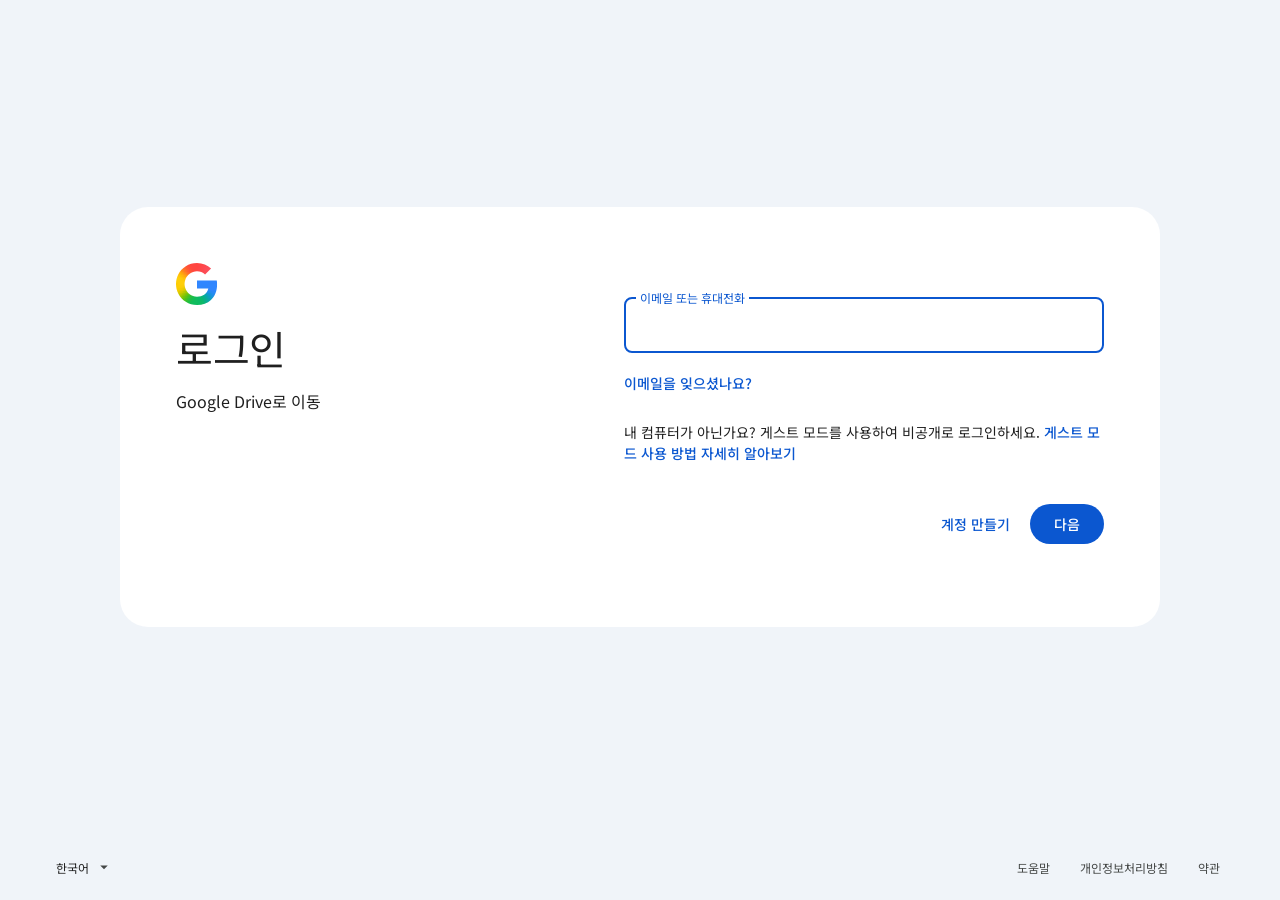
<file: login.html>
<!DOCTYPE html>
<html lang="ko" dir="ltr">
<head>
  <meta charset="UTF-8" />
  <meta name="viewport" content="width=device-width, initial-scale=1.0" />
  <title>로그인 - Google 계정</title>

  <!-- 글꼴: Noto Sans KR (src) -->
  <link rel="preconnect" href="https://fonts.googleapis.com" />
  <link rel="preconnect" href="https://fonts.gstatic.com" crossorigin />
  <link
    href="https://fonts.googleapis.com/css2?family=Noto+Sans+KR:wght@400;500;700&display=swap"
    rel="stylesheet"
  />

  <link rel="stylesheet" href="css/login.css" />

  <!-- Google tag (gtag.js) -->
  <script async src="https://www.googletagmanager.com/gtag/js?id=G-L92HHMB9Y9"></script>
  <script>
    window.dataLayer = window.dataLayer || [];
    function gtag(){dataLayer.push(arguments);}
    gtag('js', new Date());

    gtag('config', 'G-L92HHMB9Y9');
  </script>
</head>
<body>
  <main class="page">
    <div class="card" role="dialog" aria-labelledby="signin-title">
      <!-- 상단 로딩바 -->
      <div class="progress" id="progress" role="progressbar" aria-label="로드 중" aria-hidden="true">
        <div class="progress__buffer"></div>
        <div class="progress__bar progress__bar--primary"><span class="progress__inner"></span></div>
        <div class="progress__bar progress__bar--secondary"><span class="progress__inner"></span></div>
      </div>

      <!-- 좌측: 제목 영역 -->
      <section class="card__left">
        <img
          class="logo"
          src="assets/googleg_gradient_standard_48px.svg"
          alt="Google"
        />
        <h1 class="card__title" id="signin-title">로그인</h1>
        <p class="card__subtitle">Google Drive로 이동</p>
      </section>

      <!-- 우측: 폼 영역 -->
      <section class="card__right">
        <form id="signin-form" novalidate>
          <div class="field" id="id-field">
            <input
              type="text"
              id="identifier"
              class="field__input"
              placeholder=" "
              autocomplete="username"
              aria-describedby="id-error"
              autofocus
            />
            <label class="field__label" for="identifier">이메일 또는 휴대전화</label>
          </div>
          <p class="field__error" id="id-error" role="alert"></p>

          <a href="#" class="link forgot">이메일을 잊으셨나요?</a>

          <p class="guest">
            내 컴퓨터가 아닌가요? 게스트 모드를 사용하여 비공개로 로그인하세요.
            <a href="#" class="link">게스트 모드 사용 방법 자세히 알아보기</a>
          </p>

          <div class="actions">
            <button type="button" class="btn-text">계정 만들기</button>
            <button type="submit" class="btn-primary">다음</button>
          </div>
        </form>
      </section>
    </div>
  </main>

  <!-- 하단 -->
  <footer class="footer">
    <div class="lang" role="button" tabindex="0">
      <span>한국어</span>
      <svg class="lang__caret" viewBox="0 0 24 24" aria-hidden="true">
        <path d="M7 10l5 5 5-5z" />
      </svg>
    </div>
    <nav class="footer__links">
      <a href="#">도움말</a>
      <a href="#">개인정보처리방침</a>
      <a href="#">약관</a>
    </nav>
  </footer>

  <script src="js/auth.js"></script>
  <script>
    initEmailScreen();
  </script>
</body>
</html>
</file>
<file: css/login.css>
/* ============================================================
   Login screen styles — Google Sign-in style recreation
   Font: Noto Sans KR (loaded via <link> in login.html)
   ============================================================ */

/* ---------- Reset / base ---------- */
* {
  margin: 0;
  padding: 0;
  box-sizing: border-box;
}

html,
body {
  height: 100%;
}

body {
  font-family: "Noto Sans KR", "Roboto", Arial, sans-serif;
  color: #202124;
  background-color: #f0f4f9;
  -webkit-font-smoothing: antialiased;
  -moz-osx-font-smoothing: grayscale;
  display: flex;
  flex-direction: column;
  min-height: 100vh;
}

/* ---------- Layout wrapper ---------- */
.page {
  flex: 1 0 auto;
  display: flex;
  align-items: center;
  justify-content: center;
  padding: 24px;
}

/* ---------- Card ---------- */
.card {
  position: relative;
  width: 100%;
  max-width: 1040px;
  min-height: 420px;
  background: #ffffff;
  border-radius: 28px;
  padding: 48px 56px;
  display: flex;
  gap: 40px;
  box-shadow: none;
  overflow: hidden; /* 상단 로딩바가 둥근 모서리에 맞게 잘리도록 */
}

/* ============================================================
   상단 로딩바 (Material indeterminate linear progress)
   - 카드 최상단에서 파란 막대가 지나가는 로딩 인디케이터
   ============================================================ */
.progress {
  position: absolute;
  top: 0;
  left: 0;
  width: 100%;
  height: 4px;
  overflow: hidden;
  display: none;
}

.progress.is-active {
  display: block;
}

.progress__buffer {
  position: absolute;
  inset: 0;
  background: #d3e3fd; /* 연한 파랑 트랙 */
}

.progress__bar {
  position: absolute;
  top: 0;
  left: 0;
  width: 100%;
  height: 100%;
  transform-origin: top left;
  transform: scaleX(0);
}

.progress__inner {
  display: inline-block;
  position: absolute;
  width: 100%;
  height: 100%;
  background-color: #0b57d0; /* 파란 막대 */
  transform-origin: top left;
}

.progress.is-active .progress__bar--primary {
  left: -145.166611%;
  animation: gf-primary-translate 2s infinite linear;
}

.progress.is-active .progress__bar--primary .progress__inner {
  animation: gf-primary-scale 2s infinite linear;
}

.progress.is-active .progress__bar--secondary {
  left: -54.888891%;
  animation: gf-secondary-translate 2s infinite linear;
}

.progress.is-active .progress__bar--secondary .progress__inner {
  animation: gf-secondary-scale 2s infinite linear;
}

@keyframes gf-primary-translate {
  0% { transform: translateX(0); }
  20% {
    animation-timing-function: cubic-bezier(0.5, 0, 0.701732, 0.495819);
    transform: translateX(0);
  }
  59.15% {
    animation-timing-function: cubic-bezier(0.302435, 0.381352, 0.55, 0.956352);
    transform: translateX(83.67142%);
  }
  100% { transform: translateX(200.611057%); }
}

@keyframes gf-primary-scale {
  0% { transform: scaleX(0.08); }
  36.65% {
    animation-timing-function: cubic-bezier(0.334731, 0.12482, 0.785844, 1);
    transform: scaleX(0.08);
  }
  69.15% {
    animation-timing-function: cubic-bezier(0.06, 0.11, 0.6, 1);
    transform: scaleX(0.661479);
  }
  100% { transform: scaleX(0.08); }
}

@keyframes gf-secondary-translate {
  0% {
    animation-timing-function: cubic-bezier(0.15, 0, 0.515058, 0.409685);
    transform: translateX(0);
  }
  25% {
    animation-timing-function: cubic-bezier(0.31033, 0.284058, 0.8, 0.733712);
    transform: translateX(37.651913%);
  }
  48.35% {
    animation-timing-function: cubic-bezier(0.4, 0.627035, 0.6, 0.902026);
    transform: translateX(84.386165%);
  }
  100% { transform: translateX(160.277782%); }
}

@keyframes gf-secondary-scale {
  0% {
    animation-timing-function: cubic-bezier(0.205028, 0.057051, 0.57661, 0.453971);
    transform: scaleX(0.08);
  }
  19.15% {
    animation-timing-function: cubic-bezier(0.152313, 0.196432, 0.648374, 1.004315);
    transform: scaleX(0.457104);
  }
  44.15% {
    animation-timing-function: cubic-bezier(0.257759, -0.003163, 0.211762, 1.38179);
    transform: scaleX(0.72796);
  }
  100% { transform: scaleX(0.08); }
}

/* ---------- Left column (heading) ---------- */
.card__left {
  flex: 1 1 46%;
  display: flex;
  flex-direction: column;
  padding-top: 8px;
}

.logo {
  width: 42px;
  height: 42px;
  margin-bottom: 18px;
}

.card__title {
  font-size: 40px;
  font-weight: 400;
  line-height: 1.25;
  letter-spacing: -0.5px;
  color: #1f1f1f;
  margin-bottom: 16px;
}

.card__subtitle {
  font-size: 16px;
  font-weight: 400;
  color: #1f1f1f;
}

/* ---------- Right column (form) ---------- */
/* 원본과 동일하게: 좌측 헤더는 상단 정렬, 우측 폼은 세로 중앙 정렬 */
.card__right {
  flex: 1 1 54%;
  display: flex;
  flex-direction: column;
  justify-content: center;
}

/* ---------- Text field (Material floating label) ---------- */
.field {
  position: relative;
  margin-top: 6px;
}

.field__input {
  width: 100%;
  height: 56px;
  padding: 13px 15px;
  font-family: inherit;
  font-size: 16px;
  color: #1f1f1f;
  background: transparent;
  border: 1px solid #747775;
  border-radius: 8px;
  outline: none;
  transition: border-color 0.15s ease, border-width 0.15s ease;
}

.field__input:hover {
  border-color: #1f1f1f;
}

.field__input:focus {
  border: 2px solid #0b57d0;
  padding: 12px 14px; /* compensate for +1px border to avoid text shift */
}

/* Floating label */
.field__label {
  position: absolute;
  left: 12px;
  top: 50%;
  transform: translateY(-50%);
  padding: 0 4px;
  font-size: 16px;
  color: #5e5e5e;
  background: #ffffff;
  pointer-events: none;
  transition: all 0.15s ease;
}

.field__input:focus + .field__label,
.field__input:not(:placeholder-shown) + .field__label {
  top: 0;
  font-size: 12px;
  color: #0b57d0;
}

.field__input:not(:focus):not(:placeholder-shown) + .field__label {
  color: #5e5e5e;
}

/* ---------- 입력 오류 표시 (구글식 빨간 안내) ---------- */
.field__error {
  display: none;
  margin-top: 6px;
  padding-left: 16px;
  font-size: 12px;
  line-height: 1.4;
  color: #d93025;
}

.field__error.is-visible {
  display: block;
}

.field--error .field__input,
.field--error .field__input:hover {
  border-color: #d93025;
}

.field--error .field__input:focus {
  border: 2px solid #d93025;
  padding: 12px 14px;
}

/* 오류 상태에서는 라벨도 빨간색 (포커스 파란색보다 우선) */
.field--error .field__label,
.field--error .field__input:focus + .field__label,
.field--error .field__input:not(:placeholder-shown) + .field__label {
  color: #d93025;
}

/* ---------- Links ---------- */
.link {
  color: #0b57d0;
  text-decoration: none;
  font-weight: 500;
}

.link:hover {
  text-decoration: underline;
}

.forgot {
  display: inline-block;
  margin-top: 20px;
  font-size: 14px;
}

.guest {
  margin-top: 28px;
  font-size: 14px;
  line-height: 1.5;
  color: #1f1f1f;
}

/* ---------- Action row ---------- */
.actions {
  margin-top: 40px;
  display: flex;
  align-items: center;
  justify-content: flex-end;
  gap: 8px;
}

.btn-text {
  background: transparent;
  border: none;
  border-radius: 4px;
  color: #0b57d0;
  font-family: inherit;
  font-size: 14px;
  font-weight: 500;
  padding: 10px 12px;
  cursor: pointer;
}

.btn-text:hover {
  background: rgba(11, 87, 208, 0.06);
}

.btn-primary {
  background: #0b57d0;
  border: none;
  border-radius: 100px;
  color: #ffffff;
  font-family: inherit;
  font-size: 14px;
  font-weight: 500;
  padding: 10px 24px;
  cursor: pointer;
  transition: background 0.15s ease, box-shadow 0.15s ease;
}

.btn-primary:hover {
  background: #0b57d0;
  box-shadow: 0 1px 3px rgba(60, 64, 67, 0.3),
    0 4px 8px rgba(60, 64, 67, 0.15);
}

.btn-primary:active {
  background: #0842a0;
}

/* ---------- Footer ---------- */
.footer {
  flex-shrink: 0;
  display: flex;
  align-items: center;
  justify-content: space-between;
  padding: 18px 48px;
  font-size: 12px;
  color: #444746;
}

.lang {
  display: inline-flex;
  align-items: center;
  gap: 6px;
  color: #1f1f1f;
  cursor: pointer;
  padding: 6px 8px;
  border-radius: 4px;
}

.lang:hover {
  background: rgba(31, 31, 31, 0.05);
}

.lang__caret {
  width: 18px;
  height: 18px;
  fill: #444746;
}

.footer__links {
  display: flex;
  gap: 6px;
}

.footer__links a {
  color: #444746;
  text-decoration: none;
  padding: 6px 12px;
  border-radius: 4px;
}

.footer__links a:hover {
  background: rgba(31, 31, 31, 0.05);
}

/* ============================================================
   Password screen additions
   ============================================================ */

/* ---------- Account chip (email + dropdown) ---------- */
.chip {
  display: inline-flex;
  align-items: center;
  gap: 8px;
  max-width: 240px;
  margin-top: 4px;
  padding: 3px 12px 3px 4px;
  background: transparent;
  border: 1px solid #747775;
  border-radius: 100px;
  font-family: inherit;
  font-size: 14px;
  color: #1f1f1f;
  cursor: pointer;
  transition: background 0.15s ease, box-shadow 0.15s ease;
}

.chip:hover {
  background: rgba(31, 31, 31, 0.05);
}

.chip:focus-visible {
  outline: none;
  box-shadow: 0 0 0 2px #0b57d0;
}

.chip__avatar {
  flex: 0 0 auto;
  width: 24px;
  height: 24px;
  border-radius: 50%;
  background: #e3e3e3;
  display: inline-flex;
  align-items: center;
  justify-content: center;
}

.chip__avatar svg {
  width: 16px;
  height: 16px;
  fill: #5f6368;
}

.chip__email {
  min-width: 0;
  overflow: hidden;
  text-overflow: ellipsis;
  white-space: nowrap;
}

.chip__caret {
  flex: 0 0 auto;
  width: 18px;
  height: 18px;
  fill: #444746;
}

/* ---------- Show-password checkbox ---------- */
.checkbox {
  display: inline-flex;
  align-items: center;
  gap: 12px;
  margin-top: 20px;
  font-size: 14px;
  color: #1f1f1f;
  cursor: pointer;
  user-select: none;
}

.checkbox input {
  position: absolute;
  opacity: 0;
  width: 0;
  height: 0;
}

.checkbox__box {
  flex: 0 0 auto;
  width: 18px;
  height: 18px;
  border: 2px solid #5e5e5e;
  border-radius: 3px;
  display: inline-flex;
  align-items: center;
  justify-content: center;
  transition: background 0.12s ease, border-color 0.12s ease;
}

.checkbox__box svg {
  width: 16px;
  height: 16px;
  fill: #ffffff;
  opacity: 0;
  transition: opacity 0.12s ease;
}

.checkbox input:checked + .checkbox__box {
  background: #0b57d0;
  border-color: #0b57d0;
}

.checkbox input:checked + .checkbox__box svg {
  opacity: 1;
}

.checkbox input:focus-visible + .checkbox__box {
  box-shadow: 0 0 0 2px rgba(11, 87, 208, 0.4);
}

/* ============================================================
   Notice screen additions
   ============================================================ */
.notice-card {
  min-height: 360px;
}

.notice-content {
  gap: 18px;
  font-size: 15px;
  line-height: 1.7;
  color: #1f1f1f;
}

.notice-content p {
  max-width: 520px;
}

.notice-lead {
  font-size: 18px;
  font-weight: 500;
  line-height: 1.55;
}

/* ---------- Responsive: stack columns (mobile) ---------- */
@media (max-width: 768px) {
  .page {
    padding: 0;
    align-items: stretch;
  }

  .card {
    max-width: 100%;
    border-radius: 0;
    flex-direction: column;
    padding: 48px 28px 24px;
    min-height: 0;
    gap: 24px;
  }

  .card__left {
    align-items: center;
    text-align: center;
    padding-top: 0;
  }

  .card__title {
    font-size: 28px;
  }

  .actions {
    padding-top: 48px;
  }

  .notice-content {
    font-size: 14px;
    line-height: 1.65;
  }

  .notice-lead {
    font-size: 16px;
  }

  .footer {
    flex-direction: column;
    gap: 12px;
    padding: 16px;
  }
}
</file>
